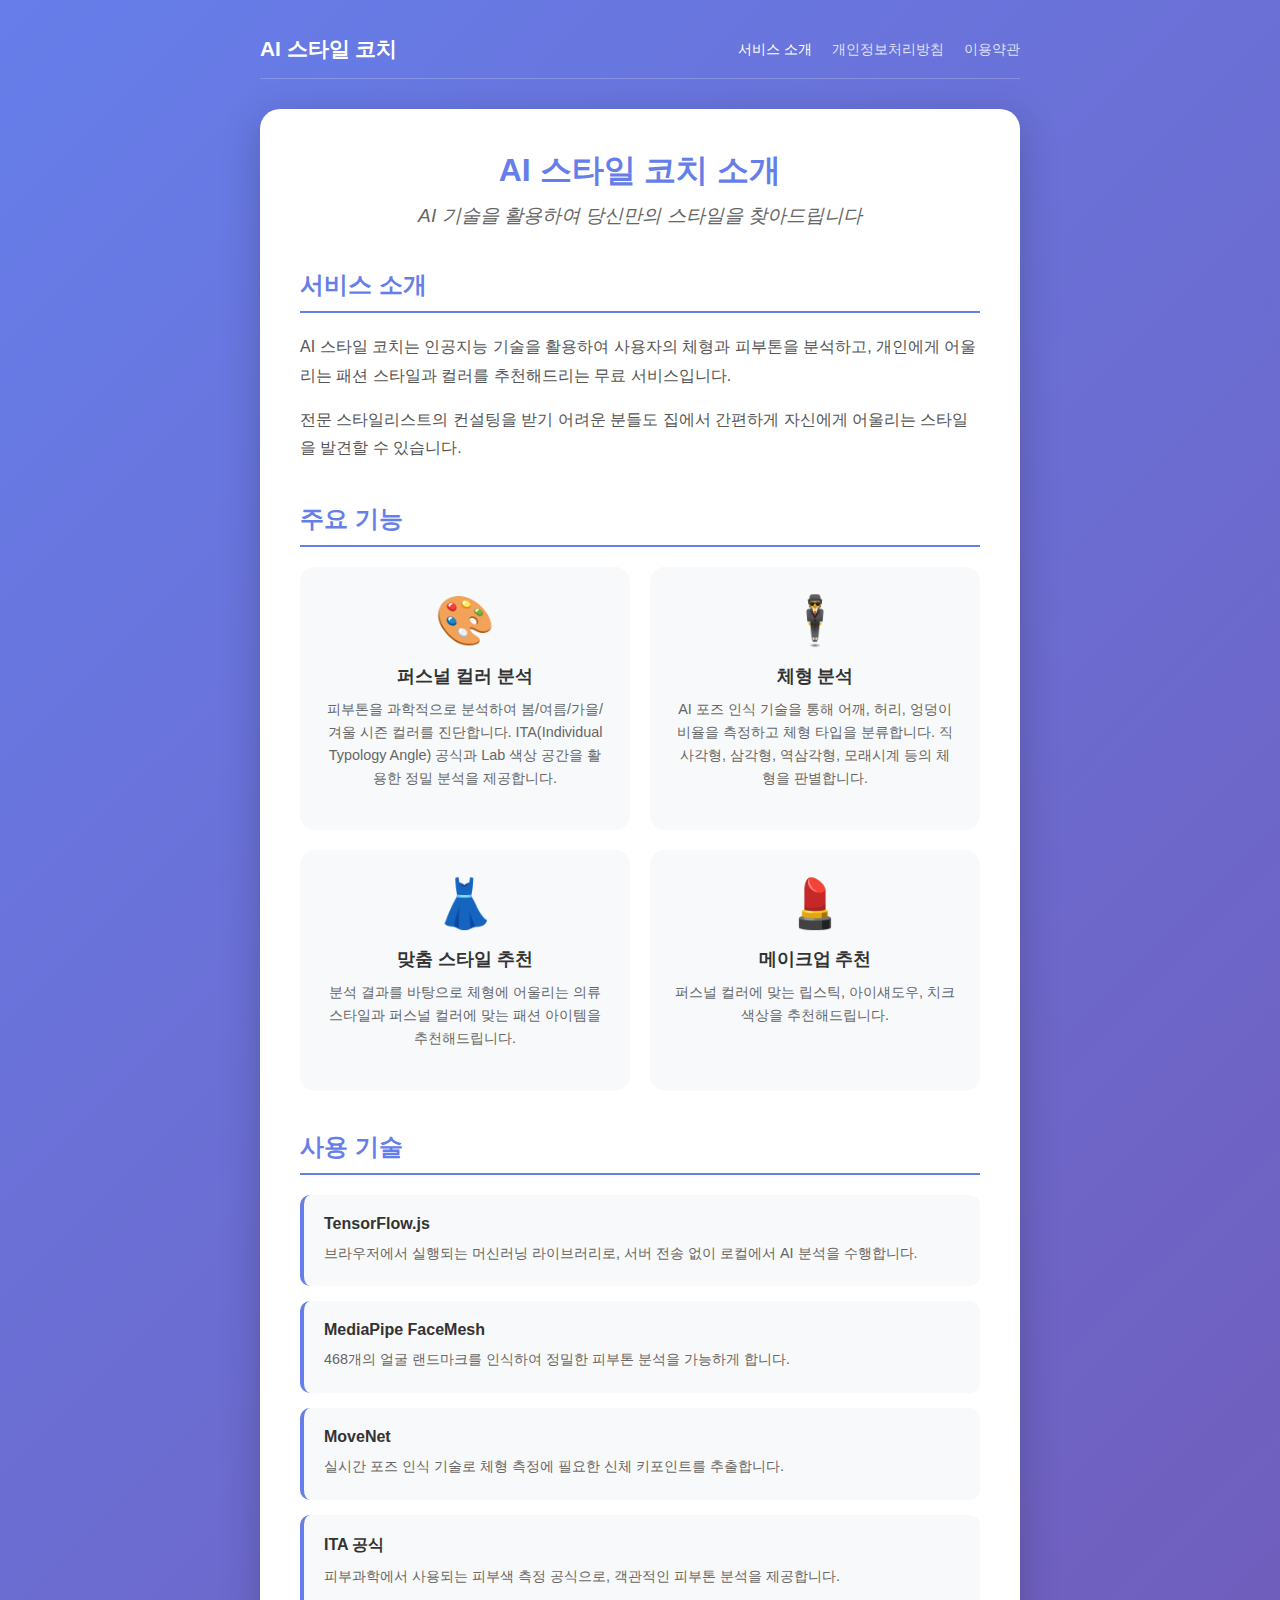
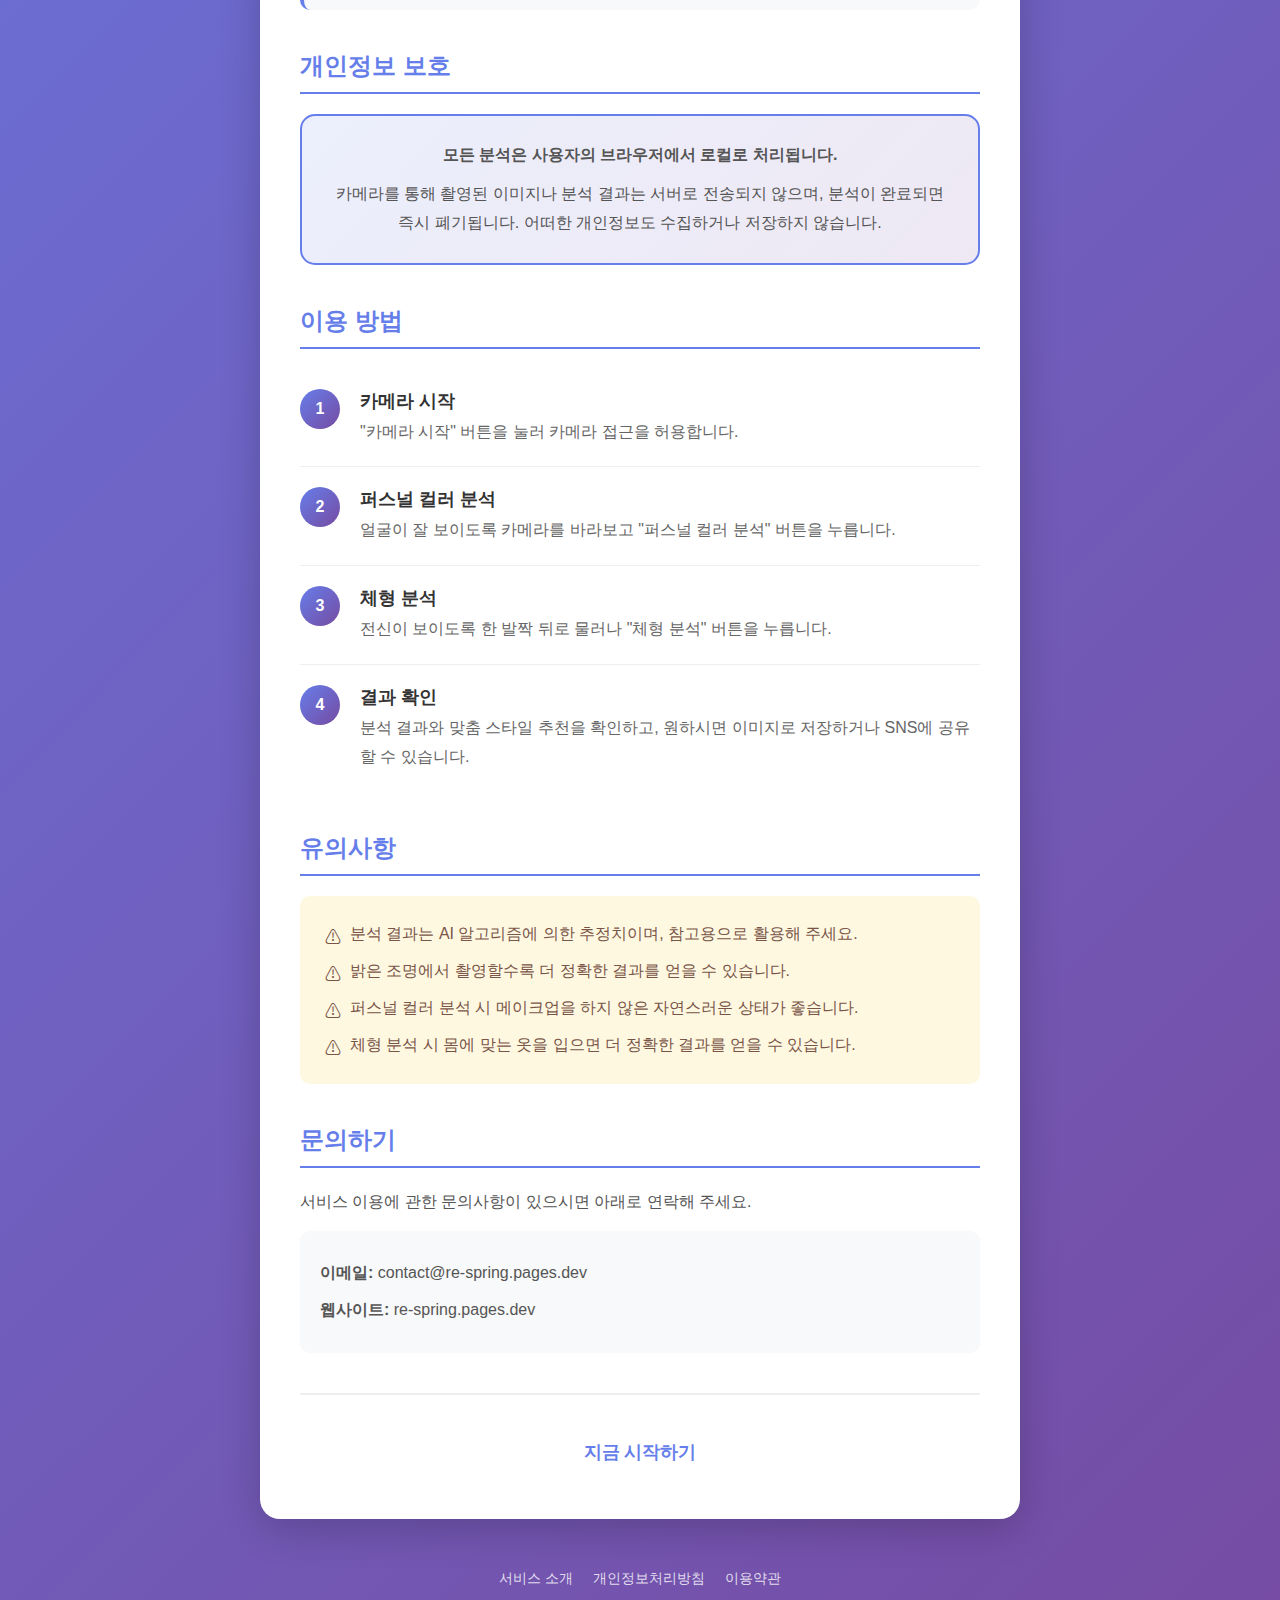
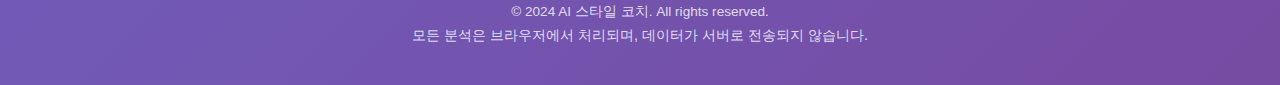
<file: about.html>
<!DOCTYPE html>
<html lang="ko">
<head>
    <meta charset="UTF-8">
    <meta name="viewport" content="width=device-width, initial-scale=1.0">
    <meta name="description" content="AI 스타일 코치 서비스 소개 - 인공지능 기반 체형 분석 및 퍼스널 컬러 분석 서비스">
    <meta name="google-adsense-account" content="ca-pub-5144337054472639">
    <title>서비스 소개 - AI 스타일 코치</title>
    <link rel="stylesheet" href="css/style.css">
    <link rel="stylesheet" href="css/pages.css">
</head>
<body>
    <div class="container">
        <nav class="nav-bar">
            <a href="index.html" class="nav-logo">AI 스타일 코치</a>
            <div class="nav-links">
                <a href="about.html" class="active">서비스 소개</a>
                <a href="privacy.html">개인정보처리방침</a>
                <a href="terms.html">이용약관</a>
            </div>
        </nav>

        <main class="page-content">
            <h1>AI 스타일 코치 소개</h1>

            <section class="about-hero">
                <p class="hero-text">AI 기술을 활용하여 당신만의 스타일을 찾아드립니다</p>
            </section>

            <section class="about-section">
                <h2>서비스 소개</h2>
                <p>AI 스타일 코치는 인공지능 기술을 활용하여 사용자의 체형과 피부톤을 분석하고, 개인에게 어울리는 패션 스타일과 컬러를 추천해드리는 무료 서비스입니다.</p>
                <p>전문 스타일리스트의 컨설팅을 받기 어려운 분들도 집에서 간편하게 자신에게 어울리는 스타일을 발견할 수 있습니다.</p>
            </section>

            <section class="about-section">
                <h2>주요 기능</h2>
                <div class="feature-grid">
                    <div class="feature-card">
                        <div class="feature-icon">🎨</div>
                        <h3>퍼스널 컬러 분석</h3>
                        <p>피부톤을 과학적으로 분석하여 봄/여름/가을/겨울 시즌 컬러를 진단합니다. ITA(Individual Typology Angle) 공식과 Lab 색상 공간을 활용한 정밀 분석을 제공합니다.</p>
                    </div>
                    <div class="feature-card">
                        <div class="feature-icon">🕴️</div>
                        <h3>체형 분석</h3>
                        <p>AI 포즈 인식 기술을 통해 어깨, 허리, 엉덩이 비율을 측정하고 체형 타입을 분류합니다. 직사각형, 삼각형, 역삼각형, 모래시계 등의 체형을 판별합니다.</p>
                    </div>
                    <div class="feature-card">
                        <div class="feature-icon">👗</div>
                        <h3>맞춤 스타일 추천</h3>
                        <p>분석 결과를 바탕으로 체형에 어울리는 의류 스타일과 퍼스널 컬러에 맞는 패션 아이템을 추천해드립니다.</p>
                    </div>
                    <div class="feature-card">
                        <div class="feature-icon">💄</div>
                        <h3>메이크업 추천</h3>
                        <p>퍼스널 컬러에 맞는 립스틱, 아이섀도우, 치크 색상을 추천해드립니다.</p>
                    </div>
                </div>
            </section>

            <section class="about-section">
                <h2>사용 기술</h2>
                <div class="tech-list">
                    <div class="tech-item">
                        <strong>TensorFlow.js</strong>
                        <p>브라우저에서 실행되는 머신러닝 라이브러리로, 서버 전송 없이 로컬에서 AI 분석을 수행합니다.</p>
                    </div>
                    <div class="tech-item">
                        <strong>MediaPipe FaceMesh</strong>
                        <p>468개의 얼굴 랜드마크를 인식하여 정밀한 피부톤 분석을 가능하게 합니다.</p>
                    </div>
                    <div class="tech-item">
                        <strong>MoveNet</strong>
                        <p>실시간 포즈 인식 기술로 체형 측정에 필요한 신체 키포인트를 추출합니다.</p>
                    </div>
                    <div class="tech-item">
                        <strong>ITA 공식</strong>
                        <p>피부과학에서 사용되는 피부색 측정 공식으로, 객관적인 피부톤 분석을 제공합니다.</p>
                    </div>
                </div>
            </section>

            <section class="about-section">
                <h2>개인정보 보호</h2>
                <div class="privacy-highlight">
                    <p><strong>모든 분석은 사용자의 브라우저에서 로컬로 처리됩니다.</strong></p>
                    <p>카메라를 통해 촬영된 이미지나 분석 결과는 서버로 전송되지 않으며, 분석이 완료되면 즉시 폐기됩니다. 어떠한 개인정보도 수집하거나 저장하지 않습니다.</p>
                </div>
            </section>

            <section class="about-section">
                <h2>이용 방법</h2>
                <ol class="usage-steps">
                    <li>
                        <span class="step-number">1</span>
                        <div>
                            <strong>카메라 시작</strong>
                            <p>"카메라 시작" 버튼을 눌러 카메라 접근을 허용합니다.</p>
                        </div>
                    </li>
                    <li>
                        <span class="step-number">2</span>
                        <div>
                            <strong>퍼스널 컬러 분석</strong>
                            <p>얼굴이 잘 보이도록 카메라를 바라보고 "퍼스널 컬러 분석" 버튼을 누릅니다.</p>
                        </div>
                    </li>
                    <li>
                        <span class="step-number">3</span>
                        <div>
                            <strong>체형 분석</strong>
                            <p>전신이 보이도록 한 발짝 뒤로 물러나 "체형 분석" 버튼을 누릅니다.</p>
                        </div>
                    </li>
                    <li>
                        <span class="step-number">4</span>
                        <div>
                            <strong>결과 확인</strong>
                            <p>분석 결과와 맞춤 스타일 추천을 확인하고, 원하시면 이미지로 저장하거나 SNS에 공유할 수 있습니다.</p>
                        </div>
                    </li>
                </ol>
            </section>

            <section class="about-section">
                <h2>유의사항</h2>
                <ul class="notice-list">
                    <li>분석 결과는 AI 알고리즘에 의한 추정치이며, 참고용으로 활용해 주세요.</li>
                    <li>밝은 조명에서 촬영할수록 더 정확한 결과를 얻을 수 있습니다.</li>
                    <li>퍼스널 컬러 분석 시 메이크업을 하지 않은 자연스러운 상태가 좋습니다.</li>
                    <li>체형 분석 시 몸에 맞는 옷을 입으면 더 정확한 결과를 얻을 수 있습니다.</li>
                </ul>
            </section>

            <section class="about-section">
                <h2>문의하기</h2>
                <p>서비스 이용에 관한 문의사항이 있으시면 아래로 연락해 주세요.</p>
                <div class="contact-info">
                    <p><strong>이메일:</strong> contact@re-spring.pages.dev</p>
                    <p><strong>웹사이트:</strong> re-spring.pages.dev</p>
                </div>
            </section>

            <div class="cta-section">
                <a href="index.html" class="btn btn-primary">지금 시작하기</a>
            </div>
        </main>

        <footer>
            <div class="footer-links">
                <a href="about.html">서비스 소개</a>
                <a href="privacy.html">개인정보처리방침</a>
                <a href="terms.html">이용약관</a>
            </div>
            <p class="footer-copyright">© 2024 AI 스타일 코치. All rights reserved.</p>
            <p>모든 분석은 브라우저에서 처리되며, 데이터가 서버로 전송되지 않습니다.</p>
        </footer>
    </div>
</body>
</html>
</file>
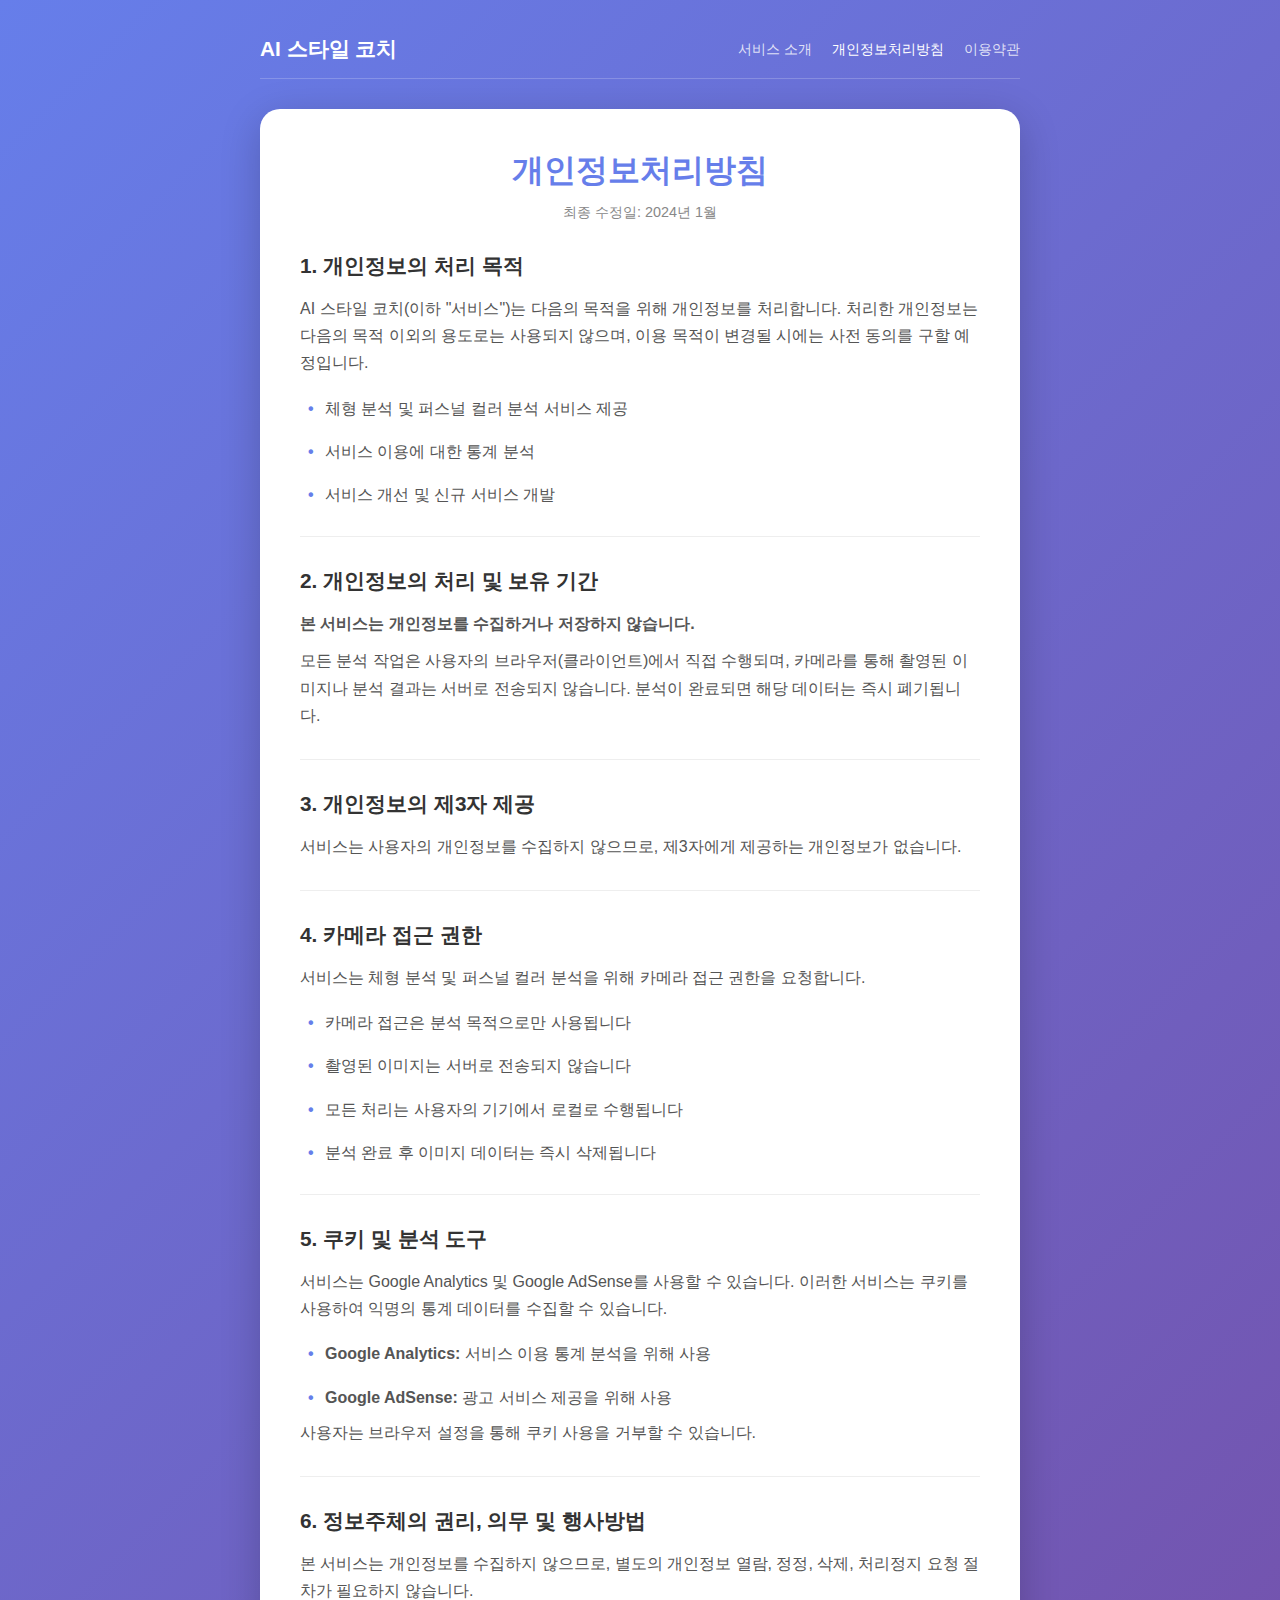
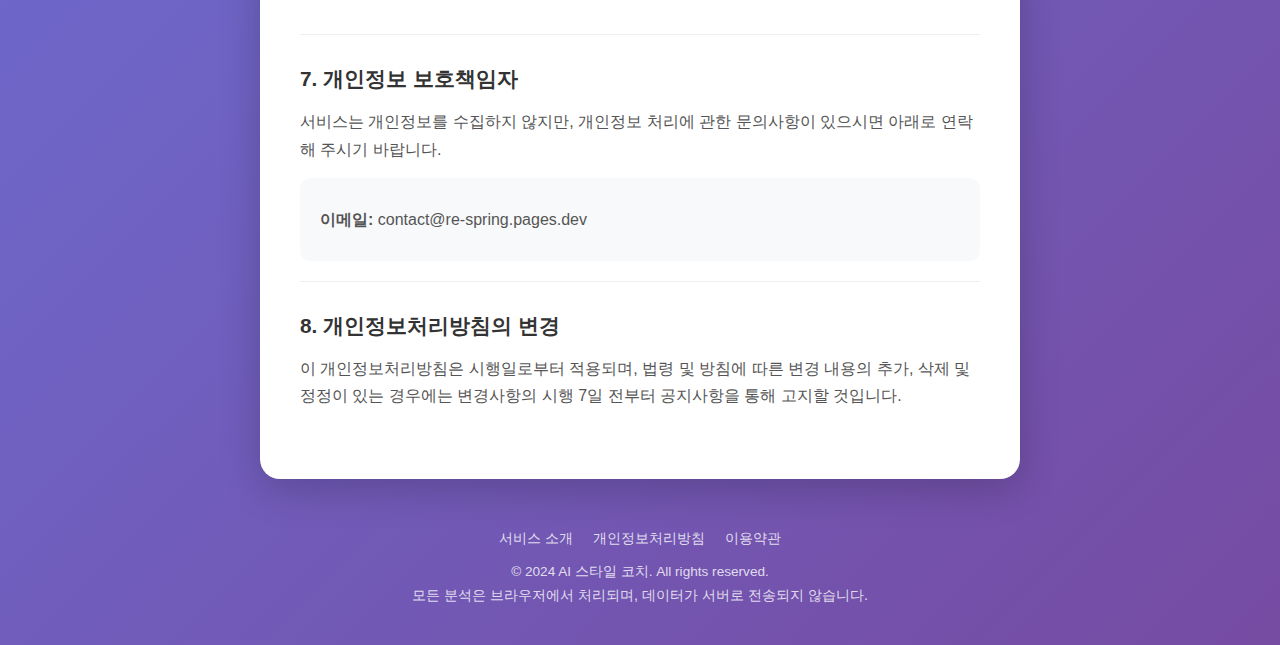
<file: privacy.html>
<!DOCTYPE html>
<html lang="ko">
<head>
    <meta charset="UTF-8">
    <meta name="viewport" content="width=device-width, initial-scale=1.0">
    <meta name="description" content="AI 스타일 코치 개인정보처리방침 - 체형 분석 및 퍼스널 컬러 분석 서비스의 개인정보 처리에 관한 안내">
    <meta name="google-adsense-account" content="ca-pub-5144337054472639">
    <title>개인정보처리방침 - AI 스타일 코치</title>
    <link rel="stylesheet" href="css/style.css">
    <link rel="stylesheet" href="css/pages.css">
</head>
<body>
    <div class="container">
        <nav class="nav-bar">
            <a href="index.html" class="nav-logo">AI 스타일 코치</a>
            <div class="nav-links">
                <a href="about.html">서비스 소개</a>
                <a href="privacy.html" class="active">개인정보처리방침</a>
                <a href="terms.html">이용약관</a>
            </div>
        </nav>

        <main class="page-content">
            <h1>개인정보처리방침</h1>
            <p class="last-updated">최종 수정일: 2024년 1월</p>

            <section class="policy-section">
                <h2>1. 개인정보의 처리 목적</h2>
                <p>AI 스타일 코치(이하 "서비스")는 다음의 목적을 위해 개인정보를 처리합니다. 처리한 개인정보는 다음의 목적 이외의 용도로는 사용되지 않으며, 이용 목적이 변경될 시에는 사전 동의를 구할 예정입니다.</p>
                <ul>
                    <li>체형 분석 및 퍼스널 컬러 분석 서비스 제공</li>
                    <li>서비스 이용에 대한 통계 분석</li>
                    <li>서비스 개선 및 신규 서비스 개발</li>
                </ul>
            </section>

            <section class="policy-section">
                <h2>2. 개인정보의 처리 및 보유 기간</h2>
                <p><strong>본 서비스는 개인정보를 수집하거나 저장하지 않습니다.</strong></p>
                <p>모든 분석 작업은 사용자의 브라우저(클라이언트)에서 직접 수행되며, 카메라를 통해 촬영된 이미지나 분석 결과는 서버로 전송되지 않습니다. 분석이 완료되면 해당 데이터는 즉시 폐기됩니다.</p>
            </section>

            <section class="policy-section">
                <h2>3. 개인정보의 제3자 제공</h2>
                <p>서비스는 사용자의 개인정보를 수집하지 않으므로, 제3자에게 제공하는 개인정보가 없습니다.</p>
            </section>

            <section class="policy-section">
                <h2>4. 카메라 접근 권한</h2>
                <p>서비스는 체형 분석 및 퍼스널 컬러 분석을 위해 카메라 접근 권한을 요청합니다.</p>
                <ul>
                    <li>카메라 접근은 분석 목적으로만 사용됩니다</li>
                    <li>촬영된 이미지는 서버로 전송되지 않습니다</li>
                    <li>모든 처리는 사용자의 기기에서 로컬로 수행됩니다</li>
                    <li>분석 완료 후 이미지 데이터는 즉시 삭제됩니다</li>
                </ul>
            </section>

            <section class="policy-section">
                <h2>5. 쿠키 및 분석 도구</h2>
                <p>서비스는 Google Analytics 및 Google AdSense를 사용할 수 있습니다. 이러한 서비스는 쿠키를 사용하여 익명의 통계 데이터를 수집할 수 있습니다.</p>
                <ul>
                    <li><strong>Google Analytics:</strong> 서비스 이용 통계 분석을 위해 사용</li>
                    <li><strong>Google AdSense:</strong> 광고 서비스 제공을 위해 사용</li>
                </ul>
                <p>사용자는 브라우저 설정을 통해 쿠키 사용을 거부할 수 있습니다.</p>
            </section>

            <section class="policy-section">
                <h2>6. 정보주체의 권리, 의무 및 행사방법</h2>
                <p>본 서비스는 개인정보를 수집하지 않으므로, 별도의 개인정보 열람, 정정, 삭제, 처리정지 요청 절차가 필요하지 않습니다.</p>
            </section>

            <section class="policy-section">
                <h2>7. 개인정보 보호책임자</h2>
                <p>서비스는 개인정보를 수집하지 않지만, 개인정보 처리에 관한 문의사항이 있으시면 아래로 연락해 주시기 바랍니다.</p>
                <div class="contact-info">
                    <p><strong>이메일:</strong> contact@re-spring.pages.dev</p>
                </div>
            </section>

            <section class="policy-section">
                <h2>8. 개인정보처리방침의 변경</h2>
                <p>이 개인정보처리방침은 시행일로부터 적용되며, 법령 및 방침에 따른 변경 내용의 추가, 삭제 및 정정이 있는 경우에는 변경사항의 시행 7일 전부터 공지사항을 통해 고지할 것입니다.</p>
            </section>
        </main>

        <footer>
            <div class="footer-links">
                <a href="about.html">서비스 소개</a>
                <a href="privacy.html">개인정보처리방침</a>
                <a href="terms.html">이용약관</a>
            </div>
            <p class="footer-copyright">© 2024 AI 스타일 코치. All rights reserved.</p>
            <p>모든 분석은 브라우저에서 처리되며, 데이터가 서버로 전송되지 않습니다.</p>
        </footer>
    </div>
</body>
</html>
</file>
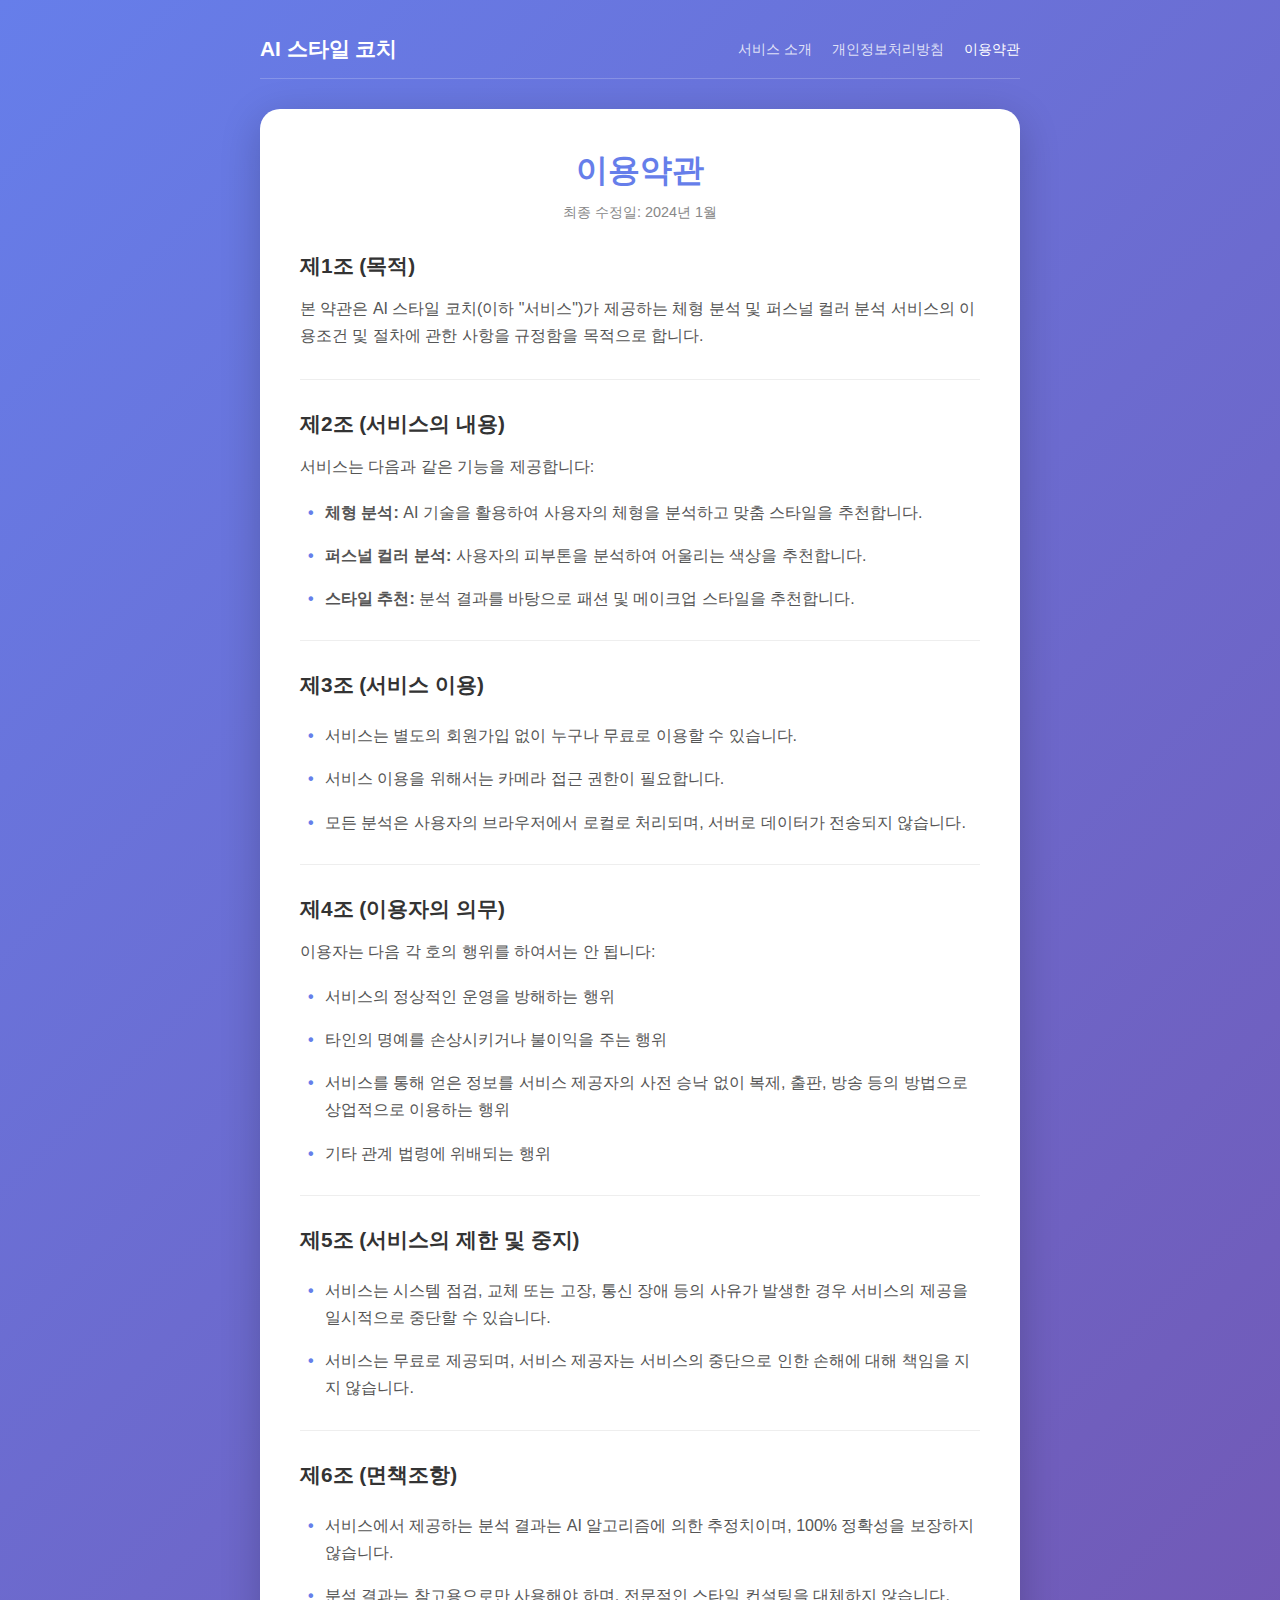
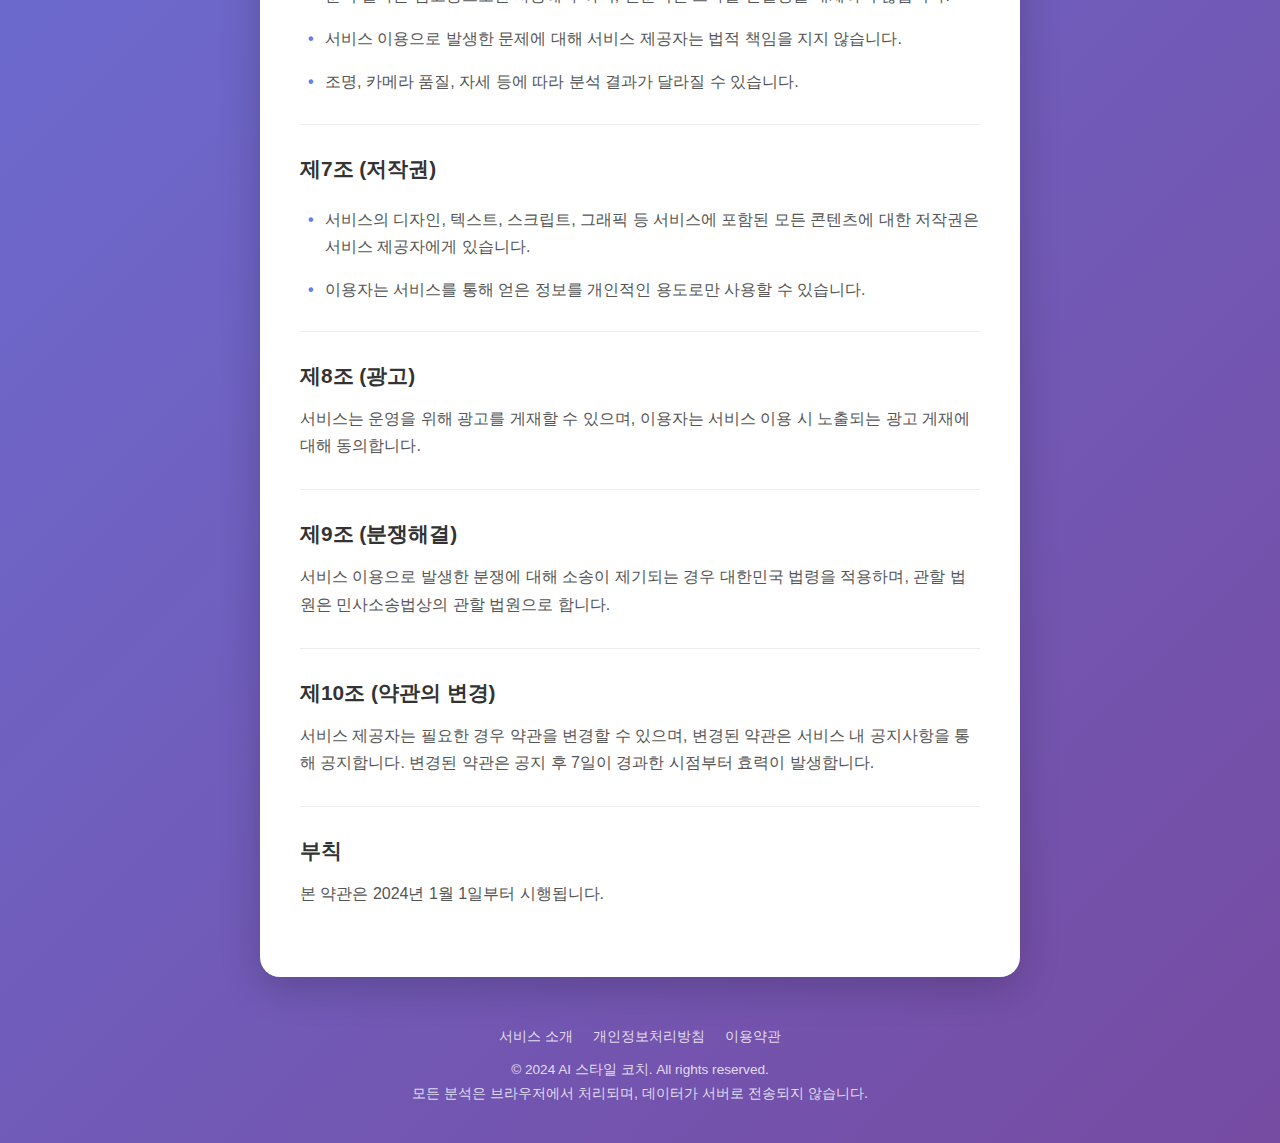
<file: terms.html>
<!DOCTYPE html>
<html lang="ko">
<head>
    <meta charset="UTF-8">
    <meta name="viewport" content="width=device-width, initial-scale=1.0">
    <meta name="description" content="AI 스타일 코치 이용약관 - 체형 분석 및 퍼스널 컬러 분석 서비스 이용에 관한 약관">
    <meta name="google-adsense-account" content="ca-pub-5144337054472639">
    <title>이용약관 - AI 스타일 코치</title>
    <link rel="stylesheet" href="css/style.css">
    <link rel="stylesheet" href="css/pages.css">
</head>
<body>
    <div class="container">
        <nav class="nav-bar">
            <a href="index.html" class="nav-logo">AI 스타일 코치</a>
            <div class="nav-links">
                <a href="about.html">서비스 소개</a>
                <a href="privacy.html">개인정보처리방침</a>
                <a href="terms.html" class="active">이용약관</a>
            </div>
        </nav>

        <main class="page-content">
            <h1>이용약관</h1>
            <p class="last-updated">최종 수정일: 2024년 1월</p>

            <section class="policy-section">
                <h2>제1조 (목적)</h2>
                <p>본 약관은 AI 스타일 코치(이하 "서비스")가 제공하는 체형 분석 및 퍼스널 컬러 분석 서비스의 이용조건 및 절차에 관한 사항을 규정함을 목적으로 합니다.</p>
            </section>

            <section class="policy-section">
                <h2>제2조 (서비스의 내용)</h2>
                <p>서비스는 다음과 같은 기능을 제공합니다:</p>
                <ul>
                    <li><strong>체형 분석:</strong> AI 기술을 활용하여 사용자의 체형을 분석하고 맞춤 스타일을 추천합니다.</li>
                    <li><strong>퍼스널 컬러 분석:</strong> 사용자의 피부톤을 분석하여 어울리는 색상을 추천합니다.</li>
                    <li><strong>스타일 추천:</strong> 분석 결과를 바탕으로 패션 및 메이크업 스타일을 추천합니다.</li>
                </ul>
            </section>

            <section class="policy-section">
                <h2>제3조 (서비스 이용)</h2>
                <ul>
                    <li>서비스는 별도의 회원가입 없이 누구나 무료로 이용할 수 있습니다.</li>
                    <li>서비스 이용을 위해서는 카메라 접근 권한이 필요합니다.</li>
                    <li>모든 분석은 사용자의 브라우저에서 로컬로 처리되며, 서버로 데이터가 전송되지 않습니다.</li>
                </ul>
            </section>

            <section class="policy-section">
                <h2>제4조 (이용자의 의무)</h2>
                <p>이용자는 다음 각 호의 행위를 하여서는 안 됩니다:</p>
                <ul>
                    <li>서비스의 정상적인 운영을 방해하는 행위</li>
                    <li>타인의 명예를 손상시키거나 불이익을 주는 행위</li>
                    <li>서비스를 통해 얻은 정보를 서비스 제공자의 사전 승낙 없이 복제, 출판, 방송 등의 방법으로 상업적으로 이용하는 행위</li>
                    <li>기타 관계 법령에 위배되는 행위</li>
                </ul>
            </section>

            <section class="policy-section">
                <h2>제5조 (서비스의 제한 및 중지)</h2>
                <ul>
                    <li>서비스는 시스템 점검, 교체 또는 고장, 통신 장애 등의 사유가 발생한 경우 서비스의 제공을 일시적으로 중단할 수 있습니다.</li>
                    <li>서비스는 무료로 제공되며, 서비스 제공자는 서비스의 중단으로 인한 손해에 대해 책임을 지지 않습니다.</li>
                </ul>
            </section>

            <section class="policy-section">
                <h2>제6조 (면책조항)</h2>
                <ul>
                    <li>서비스에서 제공하는 분석 결과는 AI 알고리즘에 의한 추정치이며, 100% 정확성을 보장하지 않습니다.</li>
                    <li>분석 결과는 참고용으로만 사용해야 하며, 전문적인 스타일 컨설팅을 대체하지 않습니다.</li>
                    <li>서비스 이용으로 발생한 문제에 대해 서비스 제공자는 법적 책임을 지지 않습니다.</li>
                    <li>조명, 카메라 품질, 자세 등에 따라 분석 결과가 달라질 수 있습니다.</li>
                </ul>
            </section>

            <section class="policy-section">
                <h2>제7조 (저작권)</h2>
                <ul>
                    <li>서비스의 디자인, 텍스트, 스크립트, 그래픽 등 서비스에 포함된 모든 콘텐츠에 대한 저작권은 서비스 제공자에게 있습니다.</li>
                    <li>이용자는 서비스를 통해 얻은 정보를 개인적인 용도로만 사용할 수 있습니다.</li>
                </ul>
            </section>

            <section class="policy-section">
                <h2>제8조 (광고)</h2>
                <p>서비스는 운영을 위해 광고를 게재할 수 있으며, 이용자는 서비스 이용 시 노출되는 광고 게재에 대해 동의합니다.</p>
            </section>

            <section class="policy-section">
                <h2>제9조 (분쟁해결)</h2>
                <p>서비스 이용으로 발생한 분쟁에 대해 소송이 제기되는 경우 대한민국 법령을 적용하며, 관할 법원은 민사소송법상의 관할 법원으로 합니다.</p>
            </section>

            <section class="policy-section">
                <h2>제10조 (약관의 변경)</h2>
                <p>서비스 제공자는 필요한 경우 약관을 변경할 수 있으며, 변경된 약관은 서비스 내 공지사항을 통해 공지합니다. 변경된 약관은 공지 후 7일이 경과한 시점부터 효력이 발생합니다.</p>
            </section>

            <section class="policy-section">
                <h2>부칙</h2>
                <p>본 약관은 2024년 1월 1일부터 시행됩니다.</p>
            </section>
        </main>

        <footer>
            <div class="footer-links">
                <a href="about.html">서비스 소개</a>
                <a href="privacy.html">개인정보처리방침</a>
                <a href="terms.html">이용약관</a>
            </div>
            <p class="footer-copyright">© 2024 AI 스타일 코치. All rights reserved.</p>
            <p>모든 분석은 브라우저에서 처리되며, 데이터가 서버로 전송되지 않습니다.</p>
        </footer>
    </div>
</body>
</html>
</file>
<file: css/style.css>
* {
    margin: 0;
    padding: 0;
    box-sizing: border-box;
}

body {
    font-family: 'Segoe UI', Tahoma, Geneva, Verdana, sans-serif;
    background: linear-gradient(135deg, #667eea 0%, #764ba2 100%);
    min-height: 100vh;
    color: #333;
}

.container {
    max-width: 800px;
    margin: 0 auto;
    padding: 20px;
}

/* 헤더 */
header {
    text-align: center;
    color: white;
    margin-bottom: 30px;
}

header h1 {
    font-size: 2.5rem;
    margin-bottom: 10px;
}

header p {
    font-size: 1.2rem;
    opacity: 0.9;
}

/* 로딩 화면 */
.loading {
    display: flex;
    flex-direction: column;
    align-items: center;
    justify-content: center;
    padding: 60px;
    background: white;
    border-radius: 20px;
    box-shadow: 0 10px 40px rgba(0, 0, 0, 0.2);
}

.spinner {
    width: 50px;
    height: 50px;
    border: 4px solid #f3f3f3;
    border-top: 4px solid #667eea;
    border-radius: 50%;
    animation: spin 1s linear infinite;
    margin-bottom: 20px;
}

@keyframes spin {
    0% { transform: rotate(0deg); }
    100% { transform: rotate(360deg); }
}

.loading p {
    color: #666;
    font-size: 1.1rem;
}

/* 비디오 컨테이너 */
.video-container {
    position: relative;
    width: 100%;
    max-width: 640px;
    margin: 0 auto 20px;
    border-radius: 20px;
    overflow: hidden;
    box-shadow: 0 10px 40px rgba(0, 0, 0, 0.3);
    background: #000;
}

.video-container video {
    width: 100%;
    display: block;
    transform: scaleX(-1);
}

.video-container canvas {
    position: absolute;
    top: 0;
    left: 0;
    width: 100%;
    height: 100%;
    transform: scaleX(-1);
}

/* 컨트롤 버튼 */
.controls {
    display: flex;
    justify-content: center;
    gap: 15px;
    margin: 20px 0;
}

.btn {
    padding: 15px 30px;
    font-size: 1.1rem;
    border: none;
    border-radius: 10px;
    cursor: pointer;
    transition: all 0.3s ease;
    font-weight: 600;
}

.btn:disabled {
    opacity: 0.5;
    cursor: not-allowed;
}

.btn-primary {
    background: white;
    color: #667eea;
}

.btn-primary:hover:not(:disabled) {
    background: #f0f0f0;
    transform: translateY(-2px);
}

.btn-secondary {
    background: rgba(255, 255, 255, 0.2);
    color: white;
    border: 2px solid white;
}

.btn-secondary:hover:not(:disabled) {
    background: rgba(255, 255, 255, 0.3);
    transform: translateY(-2px);
}

/* 결과 카드 */
.results {
    display: grid;
    grid-template-columns: repeat(auto-fit, minmax(280px, 1fr));
    gap: 20px;
    margin-top: 20px;
}

.result-card {
    background: white;
    padding: 25px;
    border-radius: 15px;
    box-shadow: 0 5px 20px rgba(0, 0, 0, 0.15);
}

.result-card h3 {
    color: #667eea;
    margin-bottom: 15px;
    font-size: 1.3rem;
}

.result-card p {
    font-size: 1.1rem;
    color: #555;
}

/* 컬러 팔레트 */
.color-palette {
    display: flex;
    gap: 10px;
    margin-top: 15px;
    flex-wrap: wrap;
}

.color-palette .color-swatch {
    width: 40px;
    height: 40px;
    border-radius: 8px;
    box-shadow: 0 2px 5px rgba(0, 0, 0, 0.2);
    cursor: pointer;
    transition: transform 0.2s;
}

.color-palette .color-swatch:hover {
    transform: scale(1.1);
}

/* 전체 너비 카드 */
.result-card.full-width {
    grid-column: 1 / -1;
}

/* 스타일 추천 */
.style-recommend {
    display: grid;
    grid-template-columns: repeat(auto-fit, minmax(280px, 1fr));
    gap: 20px;
}

.recommend-section {
    background: #f8f9fa;
    padding: 20px;
    border-radius: 12px;
    border-left: 4px solid #667eea;
}

.recommend-section h4 {
    color: #333;
    margin-bottom: 10px;
    font-size: 1.1rem;
}

.recommend-section .description {
    color: #666;
    font-size: 0.9rem;
    margin-bottom: 15px;
    font-style: italic;
}

.recommend-list,
.makeup-list {
    margin-bottom: 15px;
}

.recommend-list strong,
.makeup-list strong,
.avoid-list strong {
    color: #444;
    display: block;
    margin-bottom: 8px;
}

.recommend-list ul,
.makeup-list ul {
    list-style: none;
    padding-left: 0;
}

.recommend-list li,
.makeup-list li {
    padding: 5px 0;
    padding-left: 20px;
    position: relative;
    color: #555;
}

.recommend-list li::before,
.makeup-list li::before {
    content: '✓';
    position: absolute;
    left: 0;
    color: #667eea;
}

.avoid-list {
    margin-top: 10px;
}

.avoid-tags {
    display: flex;
    flex-wrap: wrap;
    gap: 8px;
}

.avoid-tag {
    background: #ffe0e0;
    color: #c53030;
    padding: 4px 10px;
    border-radius: 15px;
    font-size: 0.85rem;
}

/* 결과 액션 버튼 */
.result-actions {
    grid-column: 1 / -1;
    text-align: center;
    margin-top: 10px;
}

/* 푸터 */
footer {
    text-align: center;
    margin-top: 30px;
    color: rgba(255, 255, 255, 0.8);
    font-size: 0.9rem;
}

/* 유틸리티 */
.hidden {
    display: none !important;
}

/* 반응형 */
@media (max-width: 600px) {
    header h1 {
        font-size: 1.8rem;
    }

    .controls {
        flex-direction: column;
        align-items: center;
    }

    .btn {
        width: 100%;
        max-width: 300px;
    }
}
</file>
<file: css/pages.css>
/* ==========================================
   Navigation Bar
   ========================================== */
.nav-bar {
    display: flex;
    justify-content: space-between;
    align-items: center;
    padding: 15px 0;
    margin-bottom: 30px;
    border-bottom: 1px solid rgba(255, 255, 255, 0.2);
}

.nav-logo {
    color: white;
    font-size: 1.3rem;
    font-weight: 700;
    text-decoration: none;
}

.nav-logo:hover {
    opacity: 0.9;
}

.nav-links {
    display: flex;
    gap: 20px;
}

.nav-links a {
    color: rgba(255, 255, 255, 0.8);
    text-decoration: none;
    font-size: 0.9rem;
    transition: color 0.3s ease;
}

.nav-links a:hover,
.nav-links a.active {
    color: white;
}

/* ==========================================
   Page Content
   ========================================== */
.page-content {
    background: white;
    border-radius: 20px;
    padding: 40px;
    box-shadow: 0 10px 40px rgba(0, 0, 0, 0.2);
    margin-bottom: 30px;
}

.page-content h1 {
    color: #667eea;
    font-size: 2rem;
    margin-bottom: 10px;
    text-align: center;
}

.last-updated {
    text-align: center;
    color: #888;
    font-size: 0.9rem;
    margin-bottom: 30px;
}

/* ==========================================
   Policy Sections (Privacy & Terms)
   ========================================== */
.policy-section {
    margin-bottom: 30px;
    padding-bottom: 20px;
    border-bottom: 1px solid #eee;
}

.policy-section:last-child {
    border-bottom: none;
    margin-bottom: 0;
}

.policy-section h2 {
    color: #333;
    font-size: 1.3rem;
    margin-bottom: 15px;
}

.policy-section p {
    color: #555;
    line-height: 1.7;
    margin-bottom: 10px;
}

.policy-section ul {
    list-style: none;
    padding-left: 0;
    margin-top: 10px;
}

.policy-section li {
    color: #555;
    line-height: 1.7;
    padding: 8px 0;
    padding-left: 25px;
    position: relative;
}

.policy-section li::before {
    content: '•';
    position: absolute;
    left: 8px;
    color: #667eea;
    font-weight: bold;
}

/* ==========================================
   About Page
   ========================================== */
.about-hero {
    text-align: center;
    margin-bottom: 40px;
}

.hero-text {
    font-size: 1.2rem;
    color: #666;
    font-style: italic;
}

.about-section {
    margin-bottom: 40px;
}

.about-section h2 {
    color: #667eea;
    font-size: 1.5rem;
    margin-bottom: 20px;
    padding-bottom: 10px;
    border-bottom: 2px solid #667eea;
}

.about-section p {
    color: #555;
    line-height: 1.8;
    margin-bottom: 15px;
}

/* Feature Grid */
.feature-grid {
    display: grid;
    grid-template-columns: repeat(auto-fit, minmax(250px, 1fr));
    gap: 20px;
}

.feature-card {
    background: #f8f9fa;
    padding: 25px;
    border-radius: 15px;
    text-align: center;
    transition: transform 0.3s ease, box-shadow 0.3s ease;
}

.feature-card:hover {
    transform: translateY(-5px);
    box-shadow: 0 10px 30px rgba(0, 0, 0, 0.1);
}

.feature-icon {
    font-size: 3rem;
    margin-bottom: 15px;
}

.feature-card h3 {
    color: #333;
    font-size: 1.1rem;
    margin-bottom: 10px;
}

.feature-card p {
    color: #666;
    font-size: 0.9rem;
    line-height: 1.6;
}

/* Tech List */
.tech-list {
    display: flex;
    flex-direction: column;
    gap: 15px;
}

.tech-item {
    background: #f8f9fa;
    padding: 20px;
    border-radius: 10px;
    border-left: 4px solid #667eea;
}

.tech-item strong {
    color: #333;
    font-size: 1rem;
    display: block;
    margin-bottom: 8px;
}

.tech-item p {
    color: #666;
    font-size: 0.9rem;
    margin: 0;
}

/* Privacy Highlight */
.privacy-highlight {
    background: linear-gradient(135deg, #667eea20 0%, #764ba220 100%);
    padding: 25px;
    border-radius: 15px;
    border: 2px solid #667eea;
}

.privacy-highlight p {
    margin: 0;
    text-align: center;
}

.privacy-highlight p:first-child {
    margin-bottom: 10px;
}

/* Usage Steps */
.usage-steps {
    list-style: none;
    padding: 0;
    counter-reset: step;
}

.usage-steps li {
    display: flex;
    align-items: flex-start;
    gap: 20px;
    padding: 20px 0;
    border-bottom: 1px solid #eee;
}

.usage-steps li:last-child {
    border-bottom: none;
}

.step-number {
    background: linear-gradient(135deg, #667eea 0%, #764ba2 100%);
    color: white;
    width: 40px;
    height: 40px;
    border-radius: 50%;
    display: flex;
    align-items: center;
    justify-content: center;
    font-weight: bold;
    flex-shrink: 0;
}

.usage-steps li div {
    flex: 1;
}

.usage-steps li strong {
    color: #333;
    font-size: 1.1rem;
    display: block;
    margin-bottom: 5px;
}

.usage-steps li p {
    color: #666;
    margin: 0;
}

/* Notice List */
.notice-list {
    list-style: none;
    padding: 0;
    background: #fff8e1;
    border-radius: 10px;
    padding: 20px 25px;
}

.notice-list li {
    color: #795548;
    padding: 8px 0;
    padding-left: 25px;
    position: relative;
}

.notice-list li::before {
    content: '⚠';
    position: absolute;
    left: 0;
}

/* Contact Info */
.contact-info {
    background: #f8f9fa;
    padding: 20px;
    border-radius: 10px;
    margin-top: 15px;
}

.contact-info p {
    margin: 8px 0;
    color: #555;
}

/* CTA Section */
.cta-section {
    text-align: center;
    margin-top: 40px;
    padding-top: 30px;
    border-top: 2px solid #eee;
}

.cta-section .btn {
    display: inline-block;
    text-decoration: none;
}

/* ==========================================
   Footer
   ========================================== */
footer {
    text-align: center;
    color: rgba(255, 255, 255, 0.8);
    padding: 20px 0;
}

.footer-links {
    display: flex;
    justify-content: center;
    gap: 20px;
    margin-bottom: 15px;
    flex-wrap: wrap;
}

.footer-links a {
    color: rgba(255, 255, 255, 0.8);
    text-decoration: none;
    font-size: 0.9rem;
    transition: color 0.3s ease;
}

.footer-links a:hover {
    color: white;
}

.footer-copyright {
    font-size: 0.85rem;
    margin-bottom: 5px;
}

/* ==========================================
   Responsive
   ========================================== */
@media (max-width: 768px) {
    .nav-bar {
        flex-direction: column;
        gap: 15px;
    }

    .nav-links {
        flex-wrap: wrap;
        justify-content: center;
    }

    .page-content {
        padding: 25px 20px;
    }

    .page-content h1 {
        font-size: 1.6rem;
    }

    .feature-grid {
        grid-template-columns: 1fr;
    }

    .usage-steps li {
        flex-direction: column;
        align-items: center;
        text-align: center;
    }
}
</file>
